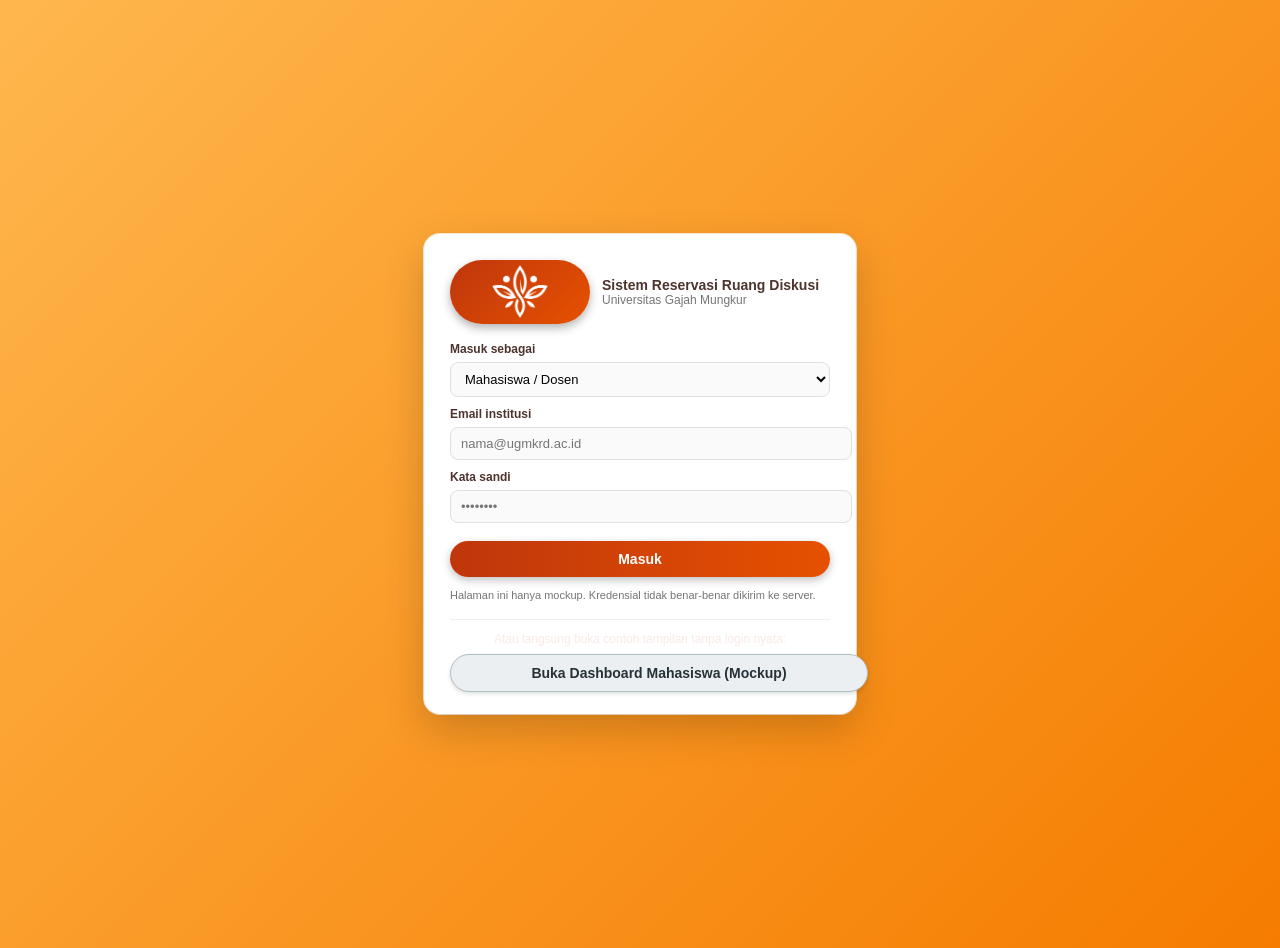
<file: index.html>
<!DOCTYPE html>
<html lang="id">
<head>
  <meta charset="UTF-8">
  <title>Login – Sistem Reservasi Ruang Diskusi</title>
  <link rel="stylesheet"href="style-main.css">
</head>
<body class="landing-body">
<div class="login-wrapper">
  <div class="login-card">
    <div class="login-header">
      <div class="login-logo-oval">
        <img src="logo-ugmkrd.png"alt="Logo Universitas Gajah Mungkur">
      </div>
      <div class="login-title-block">
        <div class="login-app-name">Sistem Reservasi Ruang Diskusi</div>
        <div class="login-univ-name">Universitas Gajah Mungkur</div>
      </div>
    </div>

    <form id="form-login" class="login-form">
      <label class="login-label" for="role">Masuk sebagai</label>
      <select id="role" class="login-input">
        <option value="mahasiswa">Mahasiswa / Dosen</option>
        <option value="admin">Admin / Petugas</option>
      </select>

      <label class="login-label" for="email">Email institusi</label>
      <input id="email" class="login-input" type="email" placeholder="nama@ugmkrd.ac.id">

      <label class="login-label" for="password">Kata sandi</label>
      <input id="password" class="login-input" type="password" placeholder="••••••••">

      <button type="submit" class="btn-primary login-btn">
        Masuk
      </button>

      <div class="login-small-link">
        Halaman ini hanya mockup. Kredensial tidak benar‑benar dikirim ke server.
      </div>
    </form>

    <hr class="login-divider">

    <div class="login-guest-section">
      <div class="login-guest-text">
        Atau langsung buka contoh tampilan tanpa login nyata:
      </div>
      <a href="mahasiswa-dashboard.html" class="btn-secondary login-guest-btn">
        Buka Dashboard Mahasiswa (Mockup)
      </a>
    </div>
  </div>
</div>

<script>
  // Login mockup: hanya mengarahkan ke dashboard sesuai peran
  document.getElementById('form-login').addEventListener('submit', function (e) {
    e.preventDefault();

    const role = document.getElementById('role').value;

    if (role === 'mahasiswa') {
      window.location.href = 'mahasiswa-dashboard.html';
    } else {
      // nanti diarahkan ke admin-dashboard.html
      window.location.href = 'admin-dashboard.html';
    }
  });
</script>

</body>
</html>
</file>
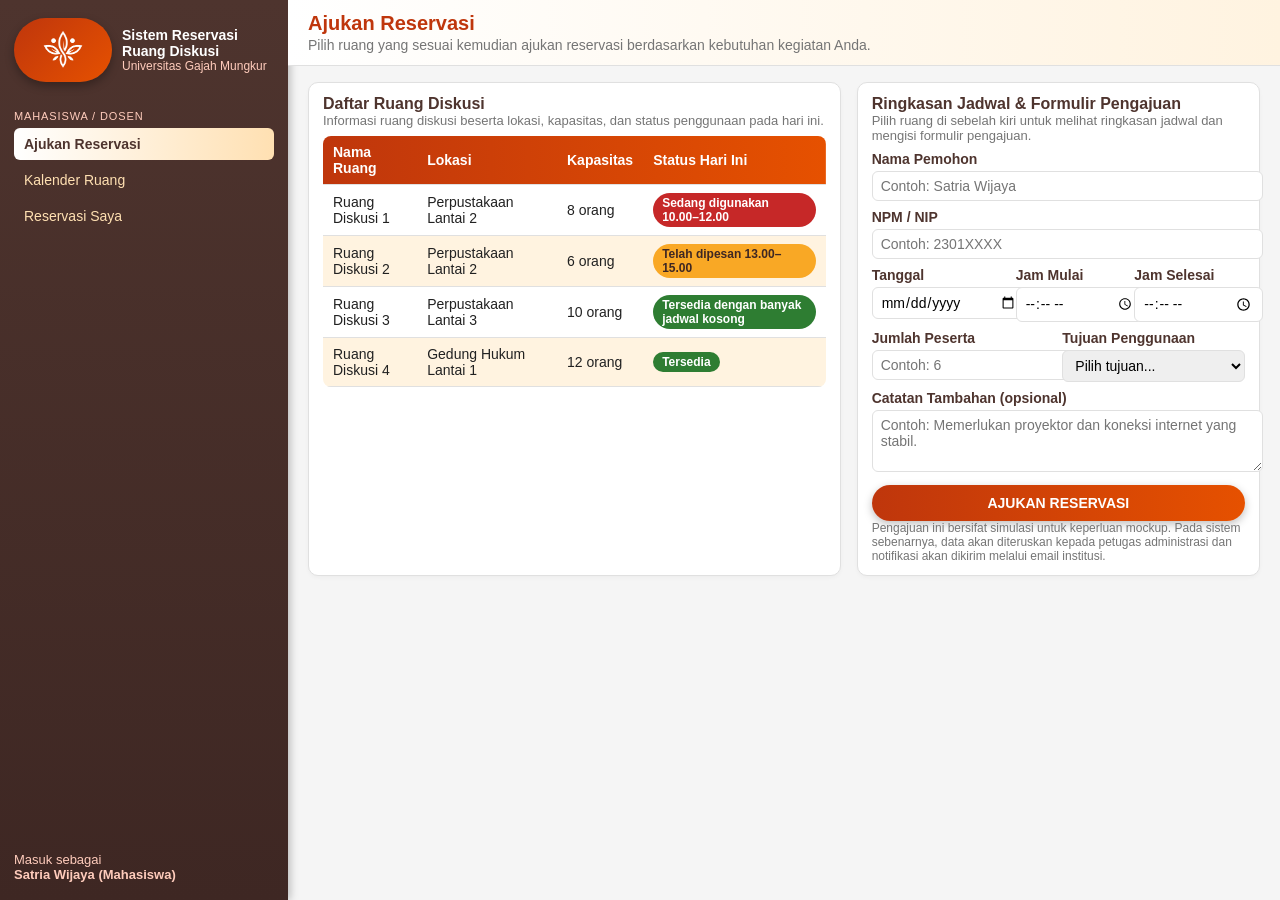
<file: mahasiswa-dashboard.html>
<!DOCTYPE html>
<html lang="id">
<head>
  <meta charset="UTF-8" />
  <title>Dashboard Mahasiswa – Sistem Reservasi Ruang Diskusi</title>
  <link rel="stylesheet"href="style-main.css">
</head>
<body class="app-body">
<div class="app-layout">
  <!-- Sidebar -->
  <aside class="app-sidebar">
    <div class="app-logo-block">
      <div class="login-logo-oval">
        <img src="logo-ugmkrd.png"alt="Logo Universitas Gajah Mungkur">
      </div>
      <div class="app-logo-text">
        <div class="app-name">Sistem Reservasi Ruang Diskusi</div>
        <div class="app-univ">Universitas Gajah Mungkur</div>
      </div>
    </div>

    <div class="app-menu">
      <div class="app-menu-title">Mahasiswa / Dosen</div>
      <button class="app-menu-item active" data-page="home">Ajukan Reservasi</button>
      <button class="app-menu-item" data-page="calendar">Kalender Ruang</button>
      <button class="app-menu-item" data-page="mybookings">Reservasi Saya</button>
    </div>

    <div class="app-user-box">
      Masuk sebagai<br>
      <strong>Satria Wijaya (Mahasiswa)</strong>
    </div>
  </aside>

  <!-- Main -->
  <div class="app-main">
    <!-- Topbar -->
    <header class="app-topbar">
      <div>
        <div class="app-topbar-title" id="topbar-title">Ajukan Reservasi</div>
        <div class="app-topbar-sub" id="topbar-sub">
          Pilih ruang yang sesuai kemudian ajukan reservasi berdasarkan kebutuhan kegiatan Anda.
        </div>
      </div>
    </header>

    <!-- Content -->
    <main class="app-content">

      <!-- HALAMAN 1: Ajukan Reservasi -->
      <section id="page-home" class="page active">
        <section class="two-columns">
          <!-- Kiri: Daftar ruang -->
          <div class="card">
            <div class="card-header">
              <div>
                <div class="card-title">Daftar Ruang Diskusi</div>
                <div class="card-sub">
                  Informasi ruang diskusi beserta lokasi, kapasitas, dan status penggunaan pada hari ini.
                </div>
              </div>
            </div>
            <table id="rooms-table">
              <thead>
              <tr>
                <th>Nama Ruang</th>
                <th>Lokasi</th>
                <th>Kapasitas</th>
                <th>Status Hari Ini</th>
              </tr>
              </thead>
              <tbody>
              <tr data-room="Ruang Diskusi 1" data-status="sedang">
                <td>Ruang Diskusi 1</td>
                <td>Perpustakaan Lantai 2</td>
                <td>8 orang</td>
                <td>
                  <span class="badge-status status-sedang">
                    Sedang digunakan 10.00–12.00
                  </span>
                </td>
              </tr>
              <tr data-room="Ruang Diskusi 2" data-status="dipesan">
                <td>Ruang Diskusi 2</td>
                <td>Perpustakaan Lantai 2</td>
                <td>6 orang</td>
                <td>
                  <span class="badge-status status-menunggu">
                    Telah dipesan 13.00–15.00
                  </span>
                </td>
              </tr>
              <tr data-room="Ruang Diskusi 3" data-status="tersedia">
                <td>Ruang Diskusi 3</td>
                <td>Perpustakaan Lantai 3</td>
                <td>10 orang</td>
                <td>
                  <span class="badge-status status-disetujui">
                    Tersedia dengan banyak jadwal kosong
                  </span>
                </td>
              </tr>
              <tr data-room="Ruang Diskusi 4" data-status="tersedia">
                <td>Ruang Diskusi 4</td>
                <td>Gedung Hukum Lantai 1</td>
                <td>12 orang</td>
                <td>
                  <span class="badge-status status-disetujui">
                    Tersedia
                  </span>
                </td>
              </tr>
              </tbody>
            </table>
          </div>

          <!-- Kanan: Ringkasan + Form -->
          <div class="card">
            <div class="card-header">
              <div>
                <div class="card-title" id="selected-room-title">
                  Ringkasan Jadwal & Formulir Pengajuan
                </div>
                <div class="card-sub" id="selected-room-sub">
                  Pilih ruang di sebelah kiri untuk melihat ringkasan jadwal dan mengisi formulir pengajuan.
                </div>
              </div>
            </div>

            <!-- Alert feedback -->
            <div id="alert-box" class="alert-box" hidden></div>

            <!-- Mini Kalender -->
            <div id="mini-calendar-wrapper" class="mini-calendar" hidden>
              <div class="mini-calendar-title">Ringkasan Jadwal Hari Ini</div>
              <div class="mini-calendar-row">
                <div class="mini-slot slot-tersedia">08.00–10.00</div>
                <div class="mini-slot slot-terisi">10.00–12.00</div>
                <div class="mini-slot slot-terisi-merah">13.00–15.00</div>
                <div class="mini-slot slot-tersedia">15.00–17.00</div>
              </div>
              <div class="small-muted">
                Hijau menunjukkan jadwal yang masih tersedia, warna oranye menandakan jadwal yang telah dipesan,
                sedangkan warna merah tua menandakan jadwal yang sedang digunakan pada saat ini.
              </div>
            </div>

            <!-- Form -->
            <form id="form-reservasi">
              <div class="form-group">
                <label for="nama_pemohon">Nama Pemohon</label>
                <input type="text" id="nama_pemohon" class="form-input" placeholder="Contoh: Satria Wijaya">
              </div>
              <div class="form-group">
                <label for="identitas">NPM / NIP</label>
                <input type="text" id="identitas" class="form-input" placeholder="Contoh: 2301XXXX">
              </div>
              <div class="form-row">
                <div class="form-group">
                  <label for="tanggal">Tanggal</label>
                  <input type="date" id="tanggal" class="form-input">
                </div>
                <div class="form-group">
                  <label for="jam_mulai">Jam Mulai</label>
                  <input type="time" id="jam_mulai" class="form-input">
                </div>
                <div class="form-group">
                  <label for="jam_selesai">Jam Selesai</label>
                  <input type="time" id="jam_selesai" class="form-input">
                </div>
              </div>
              <div class="form-row">
                <div class="form-group">
                  <label for="jumlah_peserta">Jumlah Peserta</label>
                  <input type="number" id="jumlah_peserta" class="form-input" min="1" placeholder="Contoh: 6">
                </div>
                <div class="form-group">
                  <label for="tujuan">Tujuan Penggunaan</label>
                  <select id="tujuan" class="form-input">
                    <option value="">Pilih tujuan...</option>
                    <option>Diskusi tugas perkuliahan</option>
                    <option>Persiapan presentasi</option>
                    <option>Latihan sidang semu</option>
                    <option>Konsultasi tugas akhir</option>
                  </select>
                </div>
              </div>
              <div class="form-group">
                <label for="catatan">Catatan Tambahan (opsional)</label>
                <textarea id="catatan" class="form-input" rows="3"
                          placeholder="Contoh: Memerlukan proyektor dan koneksi internet yang stabil."></textarea>
              </div>
              <div class="form-actions">
                <button type="button" id="btn-ajukan" class="btn-primary form-submit-btn">
                  AJUKAN RESERVASI
                </button>
                <div class="small-muted">
                  Pengajuan ini bersifat simulasi untuk keperluan mockup. Pada sistem sebenarnya, data akan diteruskan
                  kepada petugas administrasi dan notifikasi akan dikirim melalui email institusi.
                </div>
              </div>
            </form>
          </div>
        </section>
      </section>

      <!-- HALAMAN 2: Kalender Ruang -->
      <section id="page-calendar" class="page">
        <div class="card">
          <div class="card-header">
            <div>
              <div class="card-title">Kalender Ruang</div>
              <div class="card-sub">
                Pilih rentang waktu untuk melihat ringkasan jadwal penggunaan ruang diskusi.
              </div>
            </div>
            <div>
              <select id="range-select" class="form-input" style="min-width: 170px;">
                <option value="today">Hari ini</option>
                <option value="week">7 hari ke depan</option>
                <option value="month">Bulan ini</option>
              </select>
            </div>
          </div>

          <div class="small-muted" id="range-caption">
            Menampilkan jadwal penggunaan ruang diskusi untuk hari ini.
          </div>

          <table class="calendar-table">
            <thead>
            <tr>
              <th>Tanggal / Jam</th>
              <th>Ruang Diskusi 1</th>
              <th>Ruang Diskusi 2</th>
              <th>Ruang Diskusi 3</th>
              <th>Ruang Diskusi 4</th>
            </tr>
            </thead>
            <tbody id="calendar-body">
            <!-- konten diisi via JavaScript -->
            </tbody>
          </table>

          <p class="small-muted" style="margin-top:8px;">
            Untuk memilih tanggal pengajuan, tekan salah satu tanggal pada kolom pertama.
            Sistem akan mengarahkan kembali ke formulir pengajuan dengan tanggal tersebut sudah terisi.
          </p>
        </div>
      </section>

      <!-- HALAMAN 3: Reservasi Saya -->
      <section id="page-mybookings" class="page">
        <div class="card">
          <div class="card-header">
            <div>
              <div class="card-title">Reservasi Saya</div>
              <div class="card-sub">
                Daftar reservasi yang diajukan oleh Satria Wijaya sebagai contoh persona mahasiswa.
              </div>
            </div>
          </div>
          <ul class="timeline" id="timeline-reservasi">
            <li class="timeline-item"
                data-status="Disetujui"
                data-tanggal="2026-06-05"
                data-jam-mulai="10:00">
              <div>
                <div class="timeline-main">
                  Ruang Diskusi 1 • 2026-06-05 • 10.00–12.00
                </div>
                <div class="timeline-sub">
                  Diskusi tugas Hukum Pidana —
                  <span class="label-status label-disetujui">Disetujui</span>
                </div>
              </div>
              <div class="timeline-actions">
                <button type="button" class="btn-secondary btn-hapus">
                  Hapus
                </button>
              </div>
            </li>

            <li class="timeline-item"
                data-status="No-show"
                data-tanggal="2026-06-03"
                data-jam-mulai="13:00">
              <div>
                <div class="timeline-main">
                  Ruang Diskusi 2 • 2026-06-03 • 13.00–15.00
                </div>
                <div class="timeline-sub">
                  Persiapan presentasi kelompok —
                  <span class="label-status label-noshow">No-show</span>
                </div>
              </div>
              <div class="timeline-actions">
                <button type="button" class="btn-secondary btn-hapus">
                  Hapus
                </button>
              </div>
            </li>

            <li class="timeline-item"
                data-status="Menunggu"
                data-tanggal="2026-06-20"
                data-jam-mulai="15:00">
              <div>
                <div class="timeline-main">
                  Ruang Diskusi 3 • 2026-06-20 • 15.00–17.00
                </div>
                <div class="timeline-sub">
                  Latihan sidang semu —
                  <span class="label-status label-menunggu">Menunggu persetujuan</span>
                </div>
              </div>
              <div class="timeline-actions">
                <button type="button" class="btn-secondary btn-batal">
                  Batalkan
                </button>
              </div>
            </li>
          </ul>
          <p class="small-muted" style="margin-top:8px;">
            Pembatalan hanya dapat dilakukan untuk reservasi berstatus
            <strong>Menunggu persetujuan</strong> dan maksimal satu jam sebelum waktu mulai.
            Reservasi yang telah disetujui tidak dapat dibatalkan melalui sistem ini.
          </p>
        </div>
      </section>
    </main>
  </div>
</div>

<script>
  // ===============================
  // Navigasi menu sidebar
  // ===============================
  const menuItems = document.querySelectorAll('.app-menu-item');
  const pages = document.querySelectorAll('.page');
  const topbarTitle = document.getElementById('topbar-title');
  const topbarSub = document.getElementById('topbar-sub');

  menuItems.forEach(btn => {
    btn.addEventListener('click', () => {
      menuItems.forEach(b => b.classList.remove('active'));
      btn.classList.add('active');

      const page = btn.getAttribute('data-page'); // home / calendar / mybookings

      pages.forEach(p => {
        p.classList.remove('active');
        if (p.id === 'page-' + page) p.classList.add('active');
      });

      if (page === 'home') {
        topbarTitle.textContent = 'Ajukan Reservasi';
        topbarSub.textContent =
          'Pilih ruang yang sesuai kemudian ajukan reservasi berdasarkan kebutuhan kegiatan Anda.';
      } else if (page === 'calendar') {
        topbarTitle.textContent = 'Kalender Ruang';
        topbarSub.textContent =
          'Tinjau jadwal penggunaan ruang dan pilih tanggal yang sesuai sebelum mengajukan reservasi.';
      } else {
        topbarTitle.textContent = 'Reservasi Saya';
        topbarSub.textContent =
          'Pantau status reservasi dan kelola pembatalan sesuai ketentuan yang berlaku.';
      }
    });
  });

  // ===============================
  // Ajukan Reservasi: pilih ruang
  // ===============================
  const rows = document.querySelectorAll('#rooms-table tbody tr');
  const selectedTitle = document.getElementById('selected-room-title');
  const selectedSub = document.getElementById('selected-room-sub');
  const miniCal = document.getElementById('mini-calendar-wrapper');
  const alertBox = document.getElementById('alert-box');
  let selectedRoomName = '';

  function showAlert(message, type = 'info') {
    alertBox.textContent = message;
    alertBox.className = 'alert-box ' + 'alert-' + type;
    alertBox.hidden = false;
  }

  function clearAlert() {
    alertBox.hidden = true;
  }

  rows.forEach(row => {
    row.addEventListener('click', () => {
      const roomName = row.getAttribute('data-room');
      const status = row.getAttribute('data-status'); // sedang / dipesan / tersedia

      // Reset highlight
      rows.forEach(r => r.classList.remove('selected-row', 'selected-row-merah'));

      if (status === 'sedang') {
        // Ruang sedang digunakan
        showAlert(
          'Ruang ini sedang digunakan pada rentang waktu tertentu. ' +
          'Silakan memilih ruang lain atau mengajukan pada jam yang berbeda.',
          'warning'
        );
        row.classList.add('selected-row-merah');
        selectedRoomName = '';
        miniCal.hidden = true;
        return;
      }

      // Ruang dipesan sebagian hari, masih boleh dipilih dengan perhatian
      if (status === 'dipesan') {
        showAlert(
          'Sebagian jadwal ruang ini telah dipesan. ' +
          'Silakan memperhatikan jadwal pada ringkasan sebelum mengajukan reservasi.',
          'info'
        );
      } else {
        clearAlert();
      }

      selectedRoomName = roomName;
      selectedTitle.textContent = 'Ringkasan Jadwal & Formulir – ' + roomName;
      selectedSub.textContent =
        'Silakan mengisi tanggal, jam, dan tujuan penggunaan untuk mengajukan reservasi ' + roomName + '.';
      miniCal.hidden = false;

      row.classList.add('selected-row');
      const namaField = document.getElementById('nama_pemohon');
      if (namaField) namaField.focus();
    });
  });

  // ===============================
  // Ajukan Reservasi: tombol dinamis + tambah ke Reservasi Saya
  // ===============================
  const btnAjukan = document.getElementById('btn-ajukan');
  const form = document.getElementById('form-reservasi');

  btnAjukan.addEventListener('click', () => {
    clearAlert();

    if (!selectedRoomName) {
      alert('Silakan memilih ruang diskusi terlebih dahulu pada tabel di sebelah kiri.');
      return;
    }

    const nama = document.getElementById('nama_pemohon').value.trim();
    const identitas = document.getElementById('identitas').value.trim();
    const tanggal = document.getElementById('tanggal').value;
    const jamMulai = document.getElementById('jam_mulai').value;
    const jamSelesai = document.getElementById('jam_selesai').value;
    const jumlah = document.getElementById('jumlah_peserta').value;
    const tujuan = document.getElementById('tujuan').value;

    if (!nama || !identitas || !tanggal || !jamMulai || !jamSelesai || !jumlah || !tujuan) {
      showAlert('Mohon melengkapi seluruh isian wajib pada formulir pengajuan.', 'warning');
      return;
    }

    // Simulasi loading
    btnAjukan.disabled = true;
    const originalText = btnAjukan.textContent;
    btnAjukan.textContent = 'Mengirim...';

    setTimeout(() => {
      btnAjukan.disabled = false;
      btnAjukan.textContent = originalText;

      const timelineList = document.getElementById('timeline-reservasi');
      if (timelineList) {
        const li = document.createElement('li');
        li.className = 'timeline-item';
        li.dataset.status = 'Menunggu';
        li.dataset.tanggal = tanggal;
        li.dataset.jamMulai = jamMulai;

        li.innerHTML = `
          <div>
            <div class="timeline-main">
              ${selectedRoomName} • ${tanggal} • ${jamMulai}–${jamSelesai}
            </div>
            <div class="timeline-sub">
              ${tujuan} —
              <span class="label-status label-menunggu">Menunggu persetujuan</span>
            </div>
          </div>
          <div class="timeline-actions">
            <button type="button" class="btn-secondary btn-batal">
              Batalkan
            </button>
          </div>
        `;

        timelineList.appendChild(li);
        attachHandlersForItem(li);
      }

      // Update status ruang yang baru diajukan (simulasi)
      rows.forEach(r => {
        if (r.getAttribute('data-room') === selectedRoomName) {
          r.setAttribute('data-status', 'dipesan');
          const badge = r.querySelector('.badge-status');
          if (badge) {
            badge.textContent = 'Ada pengajuan baru (menunggu)';
            badge.className = 'badge-status status-menunggu';
          }
        }
      });

      showAlert(
        'Pengajuan reservasi telah dikirim sebagai simulasi. ' +
        'Silakan menunggu pemberitahuan lebih lanjut dari petugas administrasi.',
        'success'
      );

      form.reset();
      selectedRoomName = '';
      miniCal.hidden = true;
    }, 800);
  });

  // ===============================
  // Kalender Ruang: dropdown & isi tabel dinamis
  // ===============================
  const rangeSelect = document.getElementById('range-select');
  const rangeCaption = document.getElementById('range-caption');
  const calendarBody = document.getElementById('calendar-body');

  const calendarData = {
    today: [
      {
        label: 'Hari ini • 08.00–10.00',
        tanggal: '2026-06-13',
        clickable: true,
        r1: 'Kosong',
        r1Status: 'disetujui',
        r2: 'Kosong',
        r2Status: 'disetujui',
        r3: 'Kosong',
        r3Status: 'disetujui',
        r4: 'Kosong',
        r4Status: 'disetujui'
      },
      {
        label: 'Hari ini • 10.00–12.00',
        tanggal: '',
        clickable: false,
        r1: 'Sedang digunakan',
        r1Status: 'sedang',
        r2: 'Kosong',
        r2Status: 'disetujui',
        r3: 'Kosong',
        r3Status: 'disetujui',
        r4: 'Kosong',
        r4Status: 'disetujui'
      },
      {
        label: 'Hari ini • 13.00–15.00',
        tanggal: '',
        clickable: false,
        r1: 'Kosong',
        r1Status: 'disetujui',
        r2: 'Telah dipesan',
        r2Status: 'menunggu',
        r3: 'Kosong',
        r3Status: 'disetujui',
        r4: 'Kosong',
        r4Status: 'disetujui'
      }
    ],
    week: [
      {
        label: 'Senin, 15 Jun 2026 • 08.00–10.00',
        tanggal: '2026-06-15',
        clickable: true,
        r1: 'Kosong',
        r1Status: 'disetujui',
        r2: 'Kosong',
        r2Status: 'disetujui',
        r3: 'Kosong',
        r3Status: 'disetujui',
        r4: 'Kosong',
        r4Status: 'disetujui'
      },
      {
        label: 'Rabu, 17 Jun 2026 • 13.00–15.00',
        tanggal: '2026-06-17',
        clickable: true,
        r1: 'Kosong',
        r1Status: 'disetujui',
        r2: 'Kelompok Pidana',
        r2Status: 'menunggu',
        r3: 'Kosong',
        r3Status: 'disetujui',
        r4: 'Kosong',
        r4Status: 'disetujui'
      },
      {
        label: 'Jumat, 19 Jun 2026 • 15.00–17.00',
        tanggal: '2026-06-19',
        clickable: true,
        r1: 'Kosong',
        r1Status: 'disetujui',
        r2: 'Kosong',
        r2Status: 'disetujui',
        r3: 'Sidang semu',
        r3Status: 'menunggu',
        r4: 'Kosong',
        r4Status: 'disetujui'
      }
    ],
    month: [
      {
        label: 'Minggu ke‑1 Bulan Ini',
        tanggal: '',
        clickable: false,
        r1: 'Padat siang hari',
        r1Status: 'menunggu',
        r2: 'Cukup longgar',
        r2Status: 'disetujui',
        r3: 'Beberapa no-show',
        r3Status: 'noshow',
        r4: 'Kosong sebagian besar',
        r4Status: 'disetujui'
      },
      {
        label: 'Minggu ke‑2 Bulan Ini',
        tanggal: '',
        clickable: false,
        r1: 'Cenderung penuh',
        r1Status: 'sedang',
        r2: 'Padat pagi',
        r2Status: 'menunggu',
        r3: 'Kosong',
        r3Status: 'disetujui',
        r4: 'Kosong',
        r4Status: 'disetujui'
      },
      {
        label: 'Minggu ke‑3 Bulan Ini',
        tanggal: '',
        clickable: false,
        r1: 'Kosong',
        r1Status: 'disetujui',
        r2: 'Kosong',
        r2Status: 'disetujui',
        r3: 'Kosong',
        r3Status: 'disetujui',
        r4: 'Kosong',
        r4Status: 'disetujui'
      }
    ]
  };

  function makeStatusBadge(text, statusKey) {
    let cls = 'status-disetujui';
    if (statusKey === 'sedang') cls = 'status-sedang';
    if (statusKey === 'menunggu') cls = 'status-menunggu';
    if (statusKey === 'noshow') cls = 'status-noshow';
    return '<span class="badge-status ' + cls + '">' + text + '</span>';
  }

  function renderCalendar(rangeKey) {
    const rowsData = calendarData[rangeKey];
    calendarBody.innerHTML = '';

    rowsData.forEach(row => {
      const tr = document.createElement('tr');

      const tdLabel = document.createElement('td');
      if (row.clickable && row.tanggal) {
        const btn = document.createElement('button');
        btn.type = 'button';
        btn.className = 'calendar-date';
        btn.setAttribute('data-tanggal', row.tanggal);
        btn.textContent = row.label;

        btn.addEventListener('click', () => {
          const tanggal = btn.getAttribute('data-tanggal');
          const formTanggal = document.getElementById('tanggal');
          if (formTanggal) formTanggal.value = tanggal;

          pages.forEach(p => p.classList.remove('active'));
          document.getElementById('page-home').classList.add('active');

          menuItems.forEach(m => m.classList.remove('active'));
          document.querySelector('.app-menu-item[data-page="home"]').classList.add('active');

          topbarTitle.textContent = 'Ajukan Reservasi';
          topbarSub.textContent =
            'Pilih ruang yang sesuai kemudian ajukan reservasi berdasarkan kebutuhan kegiatan Anda.';

          const jamMulai = document.getElementById('jam_mulai');
          if (jamMulai) jamMulai.focus();

          showAlert(
            'Tanggal pada formulir telah disesuaikan dengan pilihan Anda di menu Kalender Ruang.',
            'info'
          );
        });

        tdLabel.appendChild(btn);
      } else {
        tdLabel.textContent = row.label;
      }
      tr.appendChild(tdLabel);

      const tdR1 = document.createElement('td');
      tdR1.innerHTML = makeStatusBadge(row.r1, row.r1Status);
      tr.appendChild(tdR1);

      const tdR2 = document.createElement('td');
      tdR2.innerHTML = makeStatusBadge(row.r2, row.r2Status);
      tr.appendChild(tdR2);

      const tdR3 = document.createElement('td');
      tdR3.innerHTML = makeStatusBadge(row.r3, row.r3Status);
      tr.appendChild(tdR3);

      const tdR4 = document.createElement('td');
      tdR4.innerHTML = makeStatusBadge(row.r4, row.r4Status);
      tr.appendChild(tdR4);

      calendarBody.appendChild(tr);
    });
  }

  rangeSelect.addEventListener('change', () => {
    const value = rangeSelect.value;
    if (value === 'today') {
      rangeCaption.textContent = 'Menampilkan jadwal penggunaan ruang diskusi untuk hari ini.';
    } else if (value === 'week') {
      rangeCaption.textContent = 'Menampilkan ringkasan jadwal penggunaan ruang diskusi untuk tujuh hari ke depan.';
    } else {
      rangeCaption.textContent = 'Menampilkan ringkasan jadwal penggunaan ruang diskusi untuk bulan ini.';
    }
    renderCalendar(value);
  });

  renderCalendar('today');

  // ===============================
  // Reservasi Saya: Batalkan + Hapus
  // ===============================
  const timeline = document.getElementById('timeline-reservasi');

  function canCancel(item) {
    const status = item.dataset.status;
    if (status !== 'Menunggu') {
      alert('Reservasi ini tidak dapat dibatalkan karena tidak berstatus "Menunggu persetujuan".');
      return false;
    }

    const tanggalStr = item.dataset.tanggal;
    const jamMulaiStr = item.dataset.jamMulai;

    if (!tanggalStr || !jamMulaiStr) return true;

    const now = new Date();
    const mulai = new Date(tanggalStr + 'T' + jamMulaiStr + ':00');

    const selisihMs = mulai - now;
    const satuJamMs = 60 * 60 * 1000;

    if (selisihMs < satuJamMs) {
      alert('Reservasi hanya dapat dibatalkan maksimal satu jam sebelum waktu mulai.');
      return false;
    }
    return true;
  }

  function attachHandlersForItem(li) {
    const btnBatal = li.querySelector('.btn-batal');
    const btnHapus = li.querySelector('.btn-hapus');

    if (btnBatal) {
      btnBatal.addEventListener('click', () => {
        if (!canCancel(li)) return;
        if (!confirm('Apakah Anda yakin ingin membatalkan reservasi ini?')) return;

        li.dataset.status = 'Dibatalkan';
        const label = li.querySelector('.label-status');
        if (label) {
          label.textContent = 'Dibatalkan oleh pengguna';
          label.className = 'label-status label-dibatalkan';
        }
        li.querySelector('.timeline-actions').innerHTML =
          '<span class="small-muted">Dibatalkan</span>';
      });
    }

    if (btnHapus) {
      btnHapus.addEventListener('click', () => {
        if (!confirm('Hapus reservasi ini dari daftar riwayat di tampilan Anda?')) return;
        li.remove();
      });
    }
  }

  document.querySelectorAll('#timeline-reservasi .timeline-item')
    .forEach(attachHandlersForItem);
</script>
</body>
</html>
</file>
<file: style-main.css>
:root {
  --primary: #E65100;
  --primary-soft: #FFF3E0;
  --primary-dark: #BF360C;
  --bg: #FFF8F2;
  --surface: #FFFFFF;
  --border: #E0E0E0;
  --text-main: #212121;
  --text-muted: #757575;
  --success: #2E7D32;
  --warning: #F9A825;
  --danger: #C62828;
}

/* ===== Global ===== */
body {
  margin: 0;
  font-family: "Segoe UI", Arial, sans-serif;
  color: var(--text-main);
}

/* ===== Background login / landing ===== */
body.landing-body {
  background: linear-gradient(135deg, #FFB74D, #F57C00);
}

/* ===== Tombol umum ===== */
.btn-primary,
.btn-secondary {
  text-decoration: none;
  display: inline-block;
  padding: 10px 18px;
  border-radius: 999px;
  font-size: 14px;
  font-weight: 700;
  cursor: pointer;
  transition: transform 0.08s ease, box-shadow 0.08s ease, filter 0.08s ease;
}

.btn-primary {
  background: linear-gradient(90deg, var(--primary-dark), var(--primary));
  color: #FFFFFF;
  box-shadow: 0 3px 8px rgba(0,0,0,0.25);
  border: none;
}

.btn-primary:hover {
  filter: brightness(1.05);
  transform: translateY(-1px);
  box-shadow: 0 5px 12px rgba(0,0,0,0.28);
}

.btn-secondary {
  background: #ECEFF1;
  color: #263238;
  border: 1px solid #B0BEC5;
  box-shadow: 0 2px 4px rgba(0,0,0,0.12);
}

.btn-secondary:hover {
  filter: brightness(0.98);
  transform: translateY(-1px);
  box-shadow: 0 4px 8px rgba(0,0,0,0.16);
}

/* ===== Landing (opsional) ===== */
.landing-container {
  min-height: 100vh;
  display: flex;
  flex-direction: column;
  align-items: center;
  justify-content: center;
  text-align: center;
  padding: 24px;
}

.landing-container h1 {
  font-size: 28px;
  margin-bottom: 4px;
  color: var(--primary-dark);
  font-weight: 700;
}

.landing-container h2 {
  font-size: 18px;
  margin-top: 0;
  margin-bottom: 16px;
  color: #4E342E;
  font-weight: 600;
}

.landing-container p {
  font-size: 14px;
  color: var(--text-muted);
  margin-bottom: 20px;
}

.landing-buttons {
  display: flex;
  gap: 12px;
  flex-wrap: wrap;
  justify-content: center;
}

/* ===== Layout login ===== */
.login-wrapper {
  min-height: 100vh;
  display: flex;
  align-items: center;
  justify-content: center;
  padding: 24px;
}

.login-card {
  width: 380px;
  max-width: 100%;
  background: #FFFFFF;
  border-radius: 16px;
  box-shadow:
    0 16px 40px rgba(0,0,0,0.18),
    0 0 0 1px rgba(255,255,255,0.8);
  padding: 26px 26px 22px;
}

/* Header login */
.login-header {
  display: flex;
  align-items: center;
  gap: 12px;
  margin-bottom: 18px;
}

/* Logo oval */
.login-logo-oval {
  width: 140px;
  height: 64px;
  border-radius: 999px;
  background: linear-gradient(135deg, var(--primary-dark), var(--primary));
  display: flex;
  align-items: center;
  justify-content: center;
  box-shadow: 0 4px 10px rgba(0,0,0,0.30);
  overflow: hidden;
}

.login-logo-oval img {
  width: 80%;
  height: auto;
  object-fit: contain;
}

.login-title-block {
  display: flex;
  flex-direction: column;
}

.login-app-name {
  font-size: 14px;
  font-weight: 700;
  color: #4E342E;
}

.login-univ-name {
  font-size: 12px;
  color: var(--text-muted);
}

/* Form login */
.login-form {
  display: flex;
  flex-direction: column;
  gap: 6px;
  margin-top: 4px;
}

.login-label {
  font-size: 12px;
  font-weight: 600;
  color: #4E342E;
}

.login-input {
  width: 100%;
  padding: 8px 10px;
  border-radius: 8px;
  border: 1px solid var(--border);
  font-size: 13px;
  font-family: inherit;
  margin-bottom: 4px;
  background-color: #FAFAFA;
  transition: border-color 0.1s ease, box-shadow 0.1s ease, background-color 0.1s ease;
}

.login-input:focus {
  outline: none;
  border-color: var(--primary);
  background-color: #FFFFFF;
  box-shadow: 0 0 0 1px rgba(230,81,0,0.18);
}

.login-btn {
  width: 100%;
  margin-top: 8px;
}

.login-small-link {
  font-size: 11px;
  color: var(--text-muted);
  margin-top: 6px;
}

.login-divider {
  margin: 18px 0 12px;
  border: none;
  border-top: 1px solid #EEEEEE;
}

.login-guest-section {
  text-align: center;
}

.login-guest-text {
  font-size: 12px;
  color: #FBE9E7;
  margin-bottom: 8px;
}

.login-guest-btn {
  width: 100%;
  display: inline-block;
}

@media (max-width: 480px) {
  .login-card {
    padding: 20px 18px 18px;
  }

  .login-logo-oval {
    width: 120px;
    height: 56px;
  }
}

/* ===================================== */
/* ===== Layout aplikasi dashboard ===== */
/* ===================================== */
.app-body {
  margin: 0;
  background: #F5F5F5;
}

.app-layout {
  display: flex;
  min-height: 100vh;
}

/* Sidebar */
.app-sidebar {
  width: 260px;
  background: linear-gradient(180deg, #4E342E, #3E2723);
  color: #FFFFFF;
  padding: 18px 14px;
  box-shadow: 2px 0 8px rgba(0,0,0,0.25);
  display: flex;
  flex-direction: column;
}

.app-logo-block {
  display: flex;
  align-items: center;
  gap: 10px;
  margin-bottom: 20px;
}

.app-logo-text .app-name {
  font-size: 14px;
  font-weight: 700;
}

.app-logo-text .app-univ {
  font-size: 12px;
  color: #FFCCBC;
}

.app-user-box {
  margin-top: auto;
  font-size: 13px;
  color: #FFCCBC;
}

/* Menu sidebar */
.app-menu {
  margin-top: 8px;
}

.app-menu-title {
  font-size: 11px;
  text-transform: uppercase;
  letter-spacing: 0.08em;
  color: #FFCCBC;
  margin-bottom: 6px;
}

.app-menu-item {
  width: 100%;
  text-align: left;
  padding: 8px 10px;
  margin-bottom: 4px;
  border-radius: 6px;
  border: none;
  background: transparent;
  color: #FFE0B2;
  font-size: 14px;
  font-weight: 500;
  cursor: pointer;
}

.app-menu-item:hover {
  background-color: rgba(255,255,255,0.10);
}

.app-menu-item.active {
  background: linear-gradient(90deg, #FFFFFF, #FFE0B2);
  color: #4E342E;
  font-weight: 700;
}

/* Main area */
.app-main {
  flex: 1;
  display: flex;
  flex-direction: column;
}

.app-topbar {
  background: linear-gradient(90deg, #FFFFFF, #FFF3E0);
  border-bottom: 1px solid var(--border);
  padding: 12px 20px;
}

.app-topbar-title {
  font-size: 20px;
  font-weight: 700;
  color: var(--primary-dark);
}

.app-topbar-sub {
  font-size: 14px;
  color: var(--text-muted);
  margin-top: 2px;
}

.app-content {
  padding: 16px 20px 24px;
}

/* Card & grid */
.card {
  background-color: var(--surface);
  border-radius: 10px;
  border: 1px solid var(--border);
  padding: 12px 14px;
  box-shadow: 0 2px 4px rgba(0,0,0,0.03);
}

.card-header {
  display:flex;
  justify-content:space-between;
  align-items:center;
  margin-bottom:8px;
}

.card-title {
  font-size:16px;
  font-weight:700;
  color:#4E342E;
}

.card-sub {
  font-size:13px;
  color:var(--text-muted);
}

.two-columns {
  display:grid;
  grid-template-columns: 2fr 1.4fr;
  gap:16px;
}

/* Halaman dalam dashboard */
.page {
  display: none;
}

.page.active {
  display: block;
}

/* Tabel */
table {
  width: 100%;
  border-collapse: collapse;
  font-size: 14px;
  border-radius: 8px;
  overflow: hidden;
}

thead {
  background: linear-gradient(90deg, var(--primary-dark), var(--primary));
  color:#FFFFFF;
}

th, td {
  padding: 8px 10px;
  text-align: left;
  border-bottom: 1px solid var(--border);
}

tbody tr:nth-child(even) { background-color: #FFF3E0; }
tbody tr:hover { background-color:#FFE0B2; cursor:pointer; }

.calendar-table td {
  text-align: center;
}

/* Status badge */
.badge-status{
  display:inline-block;
  padding:3px 9px;
  border-radius:999px;
  font-size:12px;
  font-weight:700;
  color:#FFFFFF;
}

.status-sedang{background:var(--danger);}
.status-menunggu{background:#F9A825; color:#3E2723;}
.status-disetujui{background:#2E7D32;}
.status-noshow{background:#6D4C41;}

/* Mini kalender */
.mini-calendar {
  font-size:13px;
  border-radius:8px;
  border:1px solid var(--border);
  padding:8px;
  background-color:#FFFDF8;
  margin-bottom:10px;
}

.mini-calendar-title {
  font-weight:700;
  margin-bottom:4px;
  color:#4E342E;
}

.mini-calendar-row {
  display:flex;
  justify-content:space-between;
  margin-bottom:4px;
}

.mini-slot {
  flex:1;
  text-align:center;
  margin:0 2px;
  padding:3px 4px;
  border-radius:4px;
  font-weight:600;
  font-size:12px;
}

.slot-terisi {
  background:#FFCC80;
  color:#3E2723;
}

.slot-terisi-merah{
  background:#FF7043;
  color:#FFFFFF;
}

.slot-tersedia {
  background:#C8E6C9;
  color:#1B5E20;
}

/* Alert box */
.alert-box {
  font-size:13px;
  padding:8px 10px;
  border-radius:6px;
  margin-bottom:8px;
}

.alert-info {
  background:#E3F2FD;
  color:#1565C0;
  border:1px solid #BBDEFB;
}

.alert-warning {
  background:#FFF8E1;
  color:#F57F17;
  border:1px solid #FFECB3;
}

.alert-success {
  background:#E8F5E9;
  color:#2E7D32;
  border:1px solid #C8E6C9;
}

/* Form */
.form-group {
  margin-bottom:8px;
  font-size:14px;
}

.form-group label {
  display:block;
  margin-bottom:4px;
  font-weight:600;
  color:#4E342E;
}

.form-input {
  width:100%;
  padding:6px 8px;
  border-radius:6px;
  border:1px solid var(--border);
  font-size:14px;
  font-family:inherit;
}

.form-row {
  display:flex;
  gap:8px;
}

.form-row .form-group { flex:1; }

.form-actions {
  margin-top:10px;
}

.form-submit-btn {
  width: 100%;
}

/* Highlight baris ruang */
.selected-row {
  outline: 2px solid var(--primary);
}

.selected-row-merah{
  outline: 2px solid var(--danger);
}

/* Kalender ruang: tombol tanggal */
.calendar-date {
  background:#FFFFFF;
  border:1px solid var(--border);
  border-radius:999px;
  padding:3px 10px;
  font-size:13px;
  cursor:pointer;
  margin-bottom:4px;
}

.calendar-date:hover{
  background:#FFF3E0;
}

/* Timeline (Reservasi Saya) */
.timeline {
  list-style:none;
  margin:0;
  padding:0;
  font-size:14px;
}

.timeline-item {
  padding:8px 0;
  border-bottom:1px solid #F3E5F5;
  display:flex;
  justify-content:space-between;
  align-items:flex-start;
  gap:8px;
}

.timeline-main {
  font-weight:600;
  font-size:15px;
}

.timeline-sub {
  font-size:14px;
  color:var(--text-muted);
}

.timeline-actions {
  white-space:nowrap;
}

/* Label status di Reservasi Saya */
.label-status{
  font-weight:700;
}

.label-disetujui{
  color:var(--success);
}

.label-menunggu{
  color:var(--text-muted);
}

.label-noshow{
  color:#F57F17;
}

.label-dibatalkan{
  color:#607D8B;
}

/* Teks kecil */
.small-muted {
  font-size:12px;
  color:var(--text-muted);
}

/* Responsif dashboard */
@media (max-width: 960px){
  .two-columns{grid-template-columns:1fr;}
}

@media (max-width: 768px){
  .app-layout{flex-direction:column;}
  .app-sidebar{
    width:100%;
    flex-direction:row;
    align-items:center;
    justify-content:space-between;
  }
  .app-user-box{margin-top:0;}
}
</file>
